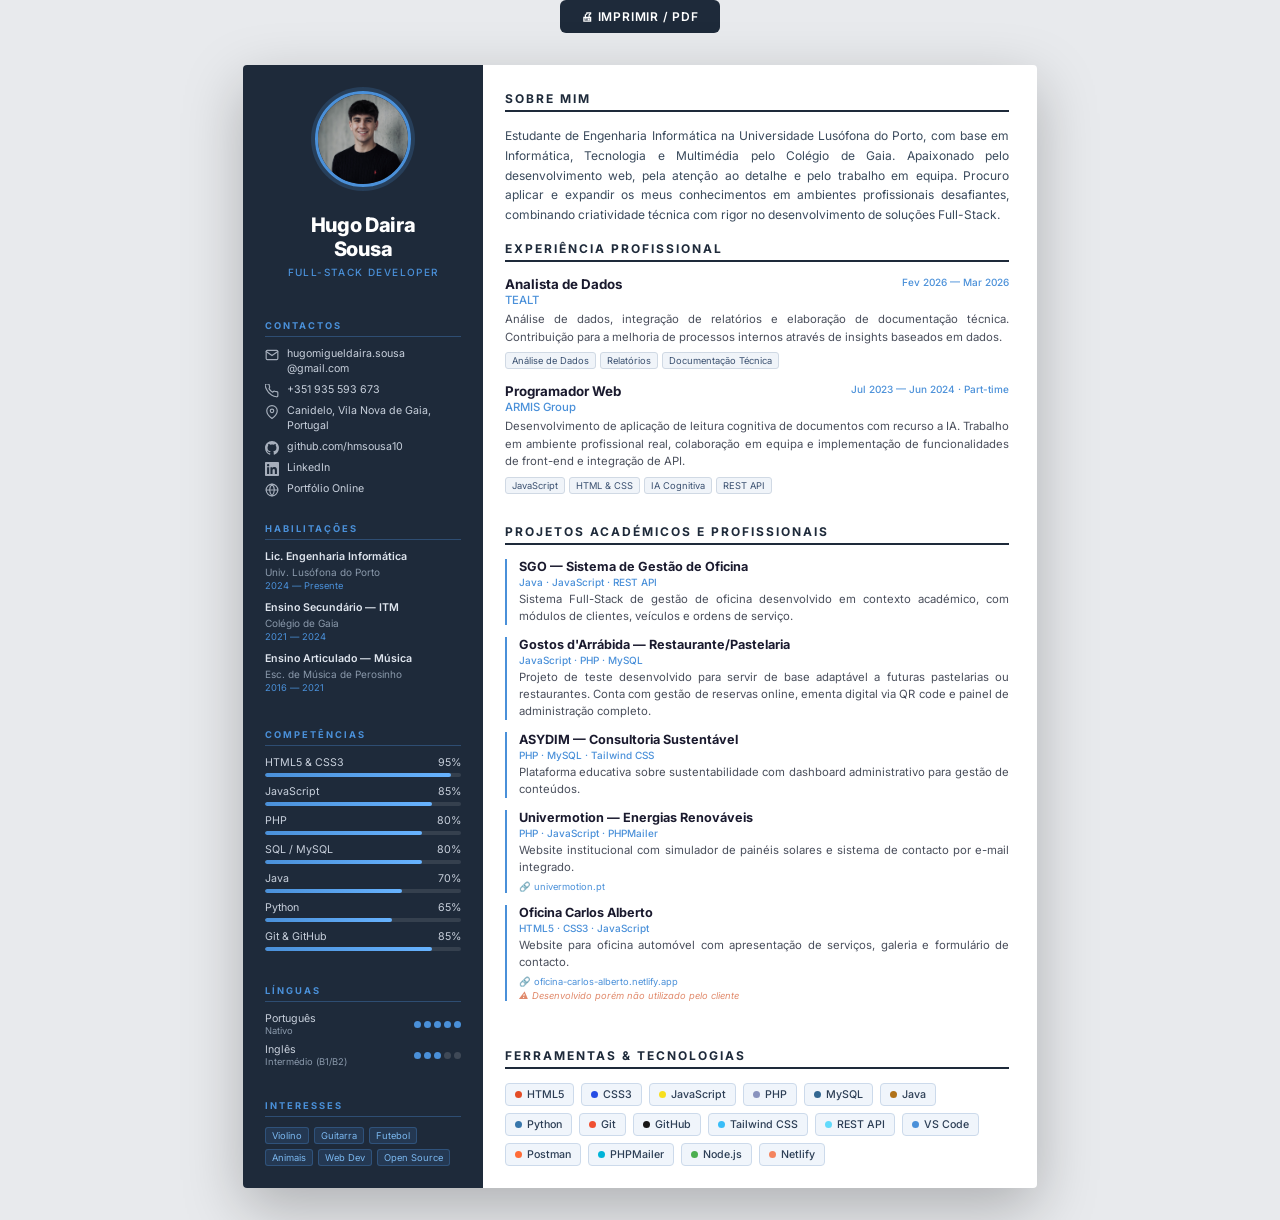
<file: csv/csv.html>
<!DOCTYPE html>
<html lang="pt">
<head>
  <meta charset="UTF-8" />
  <meta name="viewport" content="width=device-width, initial-scale=1.0" />
  <title>Hugo Daira Sousa — Curriculum Vitae</title>
  <meta name="description" content="Curriculum Vitae de Hugo Daira Sousa — Full-Stack Developer & Estudante de Engenharia Informática." />
  <link rel="preconnect" href="https://fonts.googleapis.com" />
  <link rel="preconnect" href="https://fonts.gstatic.com" crossorigin />
  <link href="https://fonts.googleapis.com/css2?family=Inter:wght@300;400;500;600;700;800&display=swap" rel="stylesheet" />

  <style>
    /* ──────────────────────────────────────────────
       RESET & BASE
    ────────────────────────────────────────────── */
    *, *::before, *::after { box-sizing: border-box; margin: 0; padding: 0; }

    html, body {
      font-family: 'Inter', sans-serif;
      font-size: 10.5pt;
      background: #e8eaed;
      color: #1a1a2e;
      -webkit-print-color-adjust: exact;
      print-color-adjust: exact;
    }

    /* ── project link ── */
    .project-link {
      display: inline-block;
      font-size: 7pt;
      color: #4a90d9;
      text-decoration: none;
      margin-top: 3px;
      word-break: break-all;
    }
    .project-link:hover { text-decoration: underline; }
    .project-note {
      font-size: 7pt;
      color: #e0896a;
      font-style: italic;
      margin-top: 2px;
    }

    /* ──────────────────────────────────────────────
       PAGE WRAPPER  (A4 proportions, centred)
    ────────────────────────────────────────────── */
    .page {
      display: flex;
      width: 794px;          /* A4 @ 96dpi */
      min-height: 1123px;
      height: 1123px;
      margin: 32px auto;
      box-shadow: 0 20px 60px rgba(0,0,0,.25);
      border-radius: 4px;
      overflow: hidden;
      background: #fff;
    }

    /* ──────────────────────────────────────────────
       LEFT SIDEBAR
    ────────────────────────────────────────────── */
    .sidebar {
      width: 240px;
      flex-shrink: 0;
      background: #1e2a3a;
      color: #e8ecf0;
      display: flex;
      flex-direction: column;
      justify-content: space-between;
      padding: 26px 22px 22px;
      gap: 0;
    }

    /* ── Profile photo ── */
    .profile-photo-wrap {
      display: flex;
      justify-content: center;
      margin-bottom: 14px;
    }
    .profile-photo {
      width: 96px;
      height: 96px;
      border-radius: 50%;
      object-fit: cover;
      border: 3px solid #4a90d9;
      box-shadow: 0 0 0 4px rgba(74,144,217,.2);
    }

    /* ── Name block (sidebar top) ── */
    .sidebar-name {
      text-align: center;
      margin-bottom: 16px;
    }
    .sidebar-name h1 {
      font-size: 15pt;
      font-weight: 800;
      color: #ffffff;
      line-height: 1.2;
      letter-spacing: -.3px;
    }
    .sidebar-name .role {
      font-size: 7.5pt;
      font-weight: 500;
      letter-spacing: 1.4px;
      text-transform: uppercase;
      color: #4a90d9;
      margin-top: 5px;
    }

    /* ── Section heading (sidebar) ── */
    .sb-section {
      margin-top: 14px;
    }
    .sb-section:first-child { margin-top: 0; }

    .sb-heading {
      font-size: 7pt;
      font-weight: 700;
      letter-spacing: 2px;
      text-transform: uppercase;
      color: #4a90d9;
      border-bottom: 1px solid rgba(74,144,217,.35);
      padding-bottom: 5px;
      margin-bottom: 10px;
    }

    /* ── Contact list ── */
    .contact-list { list-style: none; display: flex; flex-direction: column; gap: 6px; }
    .contact-list li {
      display: flex;
      align-items: flex-start;
      gap: 8px;
      font-size: 8pt;
      line-height: 1.4;
      color: #c8d0dc;
    }
    .contact-list li .icon {
      width: 14px;
      flex-shrink: 0;
      margin-top: 1px;
      opacity: .8;
    }
    .contact-list a { color: #c8d0dc; text-decoration: none; }
    .contact-list a:hover { color: #4a90d9; }

    /* ── Skill bars ── */
    .skill-item { margin-bottom: 8px; }
    .skill-label {
      display: flex;
      justify-content: space-between;
      font-size: 8pt;
      color: #c8d0dc;
      margin-bottom: 4px;
    }
    .skill-bar {
      height: 4px;
      background: rgba(255,255,255,.1);
      border-radius: 99px;
      overflow: hidden;
    }
    .skill-fill {
      height: 100%;
      background: linear-gradient(90deg, #4a90d9, #67b3ff);
      border-radius: 99px;
    }

    /* ── Language dots ── */
    .lang-item {
      display: flex;
      justify-content: space-between;
      align-items: center;
      margin-bottom: 7px;
    }
    .lang-name { font-size: 8pt; color: #c8d0dc; }
    .lang-level { font-size: 7pt; color: #8a99ab; }
    .lang-dots { display: flex; gap: 3px; margin-top: 2px; }
    .dot {
      width: 7px; height: 7px;
      border-radius: 50%;
      background: rgba(255,255,255,.15);
    }
    .dot.filled { background: #4a90d9; }

    /* ── Edu sidebar entry ── */
    .edu-item { margin-bottom: 10px; }
    .edu-degree {
      font-size: 8pt;
      font-weight: 600;
      color: #e0e6ef;
      line-height: 1.3;
    }
    .edu-school {
      font-size: 7.5pt;
      color: #8a99ab;
      margin-top: 2px;
    }
    .edu-year {
      font-size: 7pt;
      color: #4a90d9;
      margin-top: 2px;
    }

    /* ── Interests ── */
    .tags { display: flex; flex-wrap: wrap; gap: 5px; margin-top: 2px; }
    .tag {
      font-size: 7pt;
      background: rgba(74,144,217,.15);
      color: #7bb8f0;
      border: 1px solid rgba(74,144,217,.3);
      border-radius: 3px;
      padding: 2px 6px;
    }

    /* ──────────────────────────────────────────────
       MAIN CONTENT
    ────────────────────────────────────────────── */
    .main {
      flex: 1;
      padding: 26px 28px 22px 22px;
      display: flex;
      flex-direction: column;
      gap: 0;
    }

    /* ── Main section wrapper ── */
    .section { margin-bottom: 16px; }

    /* ── Tools grid ── */
    .tools-grid {
      display: flex;
      flex-wrap: wrap;
      gap: 7px;
    }
    .tool-badge {
      display: flex;
      align-items: center;
      gap: 5px;
      font-size: 8pt;
      font-weight: 500;
      color: #2c3e55;
      background: #f0f5fb;
      border: 1px solid #ccdaeb;
      border-radius: 4px;
      padding: 4px 9px;
    }
    .tool-badge .dot-c {
      width: 7px;
      height: 7px;
      border-radius: 50%;
      flex-shrink: 0;
    }

    /* ── Main section heading ── */
    .section-heading {
      font-size: 9pt;
      font-weight: 700;
      letter-spacing: 2px;
      text-transform: uppercase;
      color: #1e2a3a;
      border-bottom: 2px solid #1e2a3a;
      padding-bottom: 4px;
      margin-bottom: 14px;
    }

    /* ── Summary paragraph ── */
    .summary-text {
      font-size: 9pt;
      line-height: 1.65;
      color: #3a4a5c;
      text-align: justify;
    }

    /* ── Experience entry ── */
    .entry { margin-bottom: 14px; }
    .entry-header {
      display: flex;
      justify-content: space-between;
      align-items: flex-start;
    }
    .entry-title {
      font-size: 10pt;
      font-weight: 700;
      color: #1a1a2e;
    }
    .entry-period {
      font-size: 7.5pt;
      font-weight: 500;
      color: #4a90d9;
      white-space: nowrap;
      margin-left: 8px;
    }
    .entry-company {
      font-size: 8.5pt;
      font-weight: 500;
      color: #4a90d9;
      margin-top: 1px;
    }
    .entry-desc {
      font-size: 8.5pt;
      color: #4a4f5c;
      line-height: 1.55;
      margin-top: 4px;
      text-align: justify;
    }
    .entry-tags { margin-top: 6px; display: flex; flex-wrap: wrap; gap: 4px; }
    .entry-tag {
      font-size: 7pt;
      background: #f0f4f9;
      border: 1px solid #d0d9e4;
      color: #3a5070;
      border-radius: 3px;
      padding: 2px 6px;
    }

    /* ── Project entry ── */
    .project-entry { margin-bottom: 12px; padding-left: 12px; border-left: 2px solid #4a90d9; }
    .project-name {
      font-size: 9.5pt;
      font-weight: 700;
      color: #1a1a2e;
    }
    .project-tech {
      font-size: 7.5pt;
      color: #4a90d9;
      font-weight: 500;
      margin-top: 2px;
    }
    .project-desc {
      font-size: 8.5pt;
      color: #4a4f5c;
      line-height: 1.5;
      margin-top: 3px;
      text-align: justify;
    }

    /* ──────────────────────────────────────────────
       PRINT — scale the screen layout into A4
    ────────────────────────────────────────────── */
    @page {
      size: A4 portrait;
      margin: 0;
    }
    @media print {
      html, body {
        background: white;
        margin: 0;
        padding: 0;
      }
      .page {
        margin: 0;
        box-shadow: none;
        border-radius: 0;
        /* 1123 / 1123 = 1.0 — content now fits exactly */
        transform-origin: top left;
        transform: scale(1);
        overflow: hidden;
        page-break-after: avoid;
        page-break-inside: avoid;
      }
    }

    /* ──────────────────────────────────────────────
       PRINT BUTTON (hidden on print)
    ────────────────────────────────────────────── */
    .print-btn {
      display: block;
      width: 160px;
      margin: 0 auto 18px;
      padding: 9px 0;
      background: #1e2a3a;
      color: #fff;
      border: none;
      border-radius: 6px;
      font-family: 'Inter', sans-serif;
      font-size: 9pt;
      font-weight: 600;
      letter-spacing: .8px;
      cursor: pointer;
      text-align: center;
      text-transform: uppercase;
      transition: background .2s;
    }
    .print-btn:hover { background: #2c3e55; }
    @media print { .print-btn { display: none; } }
  </style>
</head>
<body>

  <button class="print-btn" onclick="window.print()">🖨 Imprimir / PDF</button>

  <div class="page">

    <!-- ══════════════════ SIDEBAR ══════════════════ -->
    <aside class="sidebar">

      <!-- Photo -->
      <div class="profile-photo-wrap">
        <img class="profile-photo" src="../assets/hugo-profile.jpg" alt="Foto de perfil de Hugo Daira Sousa" />
      </div>

      <!-- Name -->
      <div class="sidebar-name">
        <h1>Hugo Daira<br>Sousa</h1>
        <div class="role">Full-Stack Developer</div>
      </div>

      <!-- Contactos -->
      <div class="sb-section">
        <div class="sb-heading">Contactos</div>
        <ul class="contact-list">
          <li>
            <svg class="icon" viewBox="0 0 24 24" fill="none" stroke="currentColor" stroke-width="2" stroke-linecap="round" stroke-linejoin="round"><path d="M4 4h16c1.1 0 2 .9 2 2v12c0 1.1-.9 2-2 2H4c-1.1 0-2-.9-2-2V6c0-1.1.9-2 2-2z"/><polyline points="22,6 12,13 2,6"/></svg>
            <a href="mailto:hugomigueldaira.sousa@gmail.com">hugomigueldaira.sousa<br>@gmail.com</a>
          </li>
          <li>
            <svg class="icon" viewBox="0 0 24 24" fill="none" stroke="currentColor" stroke-width="2" stroke-linecap="round" stroke-linejoin="round"><path d="M22 16.92v3a2 2 0 01-2.18 2 19.79 19.79 0 01-8.63-3.07A19.5 19.5 0 013.07 9.81 19.79 19.79 0 01.22 1.18 2 2 0 012.18 0h3a2 2 0 012 1.72 12.84 12.84 0 00.7 2.81 2 2 0 01-.45 2.11L6.91 7.91a16 16 0 006.18 6.18l1.27-1.27a2 2 0 012.11-.45 12.84 12.84 0 002.81.7A2 2 0 0122 14.92z"/></svg>
            +351 935 593 673
          </li>
          <li>
            <svg class="icon" viewBox="0 0 24 24" fill="none" stroke="currentColor" stroke-width="2" stroke-linecap="round" stroke-linejoin="round"><path d="M21 10c0 7-9 13-9 13s-9-6-9-13a9 9 0 0118 0z"/><circle cx="12" cy="10" r="3"/></svg>
            Canidelo, Vila Nova de Gaia, Portugal
          </li>
          <li>
            <svg class="icon" viewBox="0 0 24 24" fill="currentColor"><path d="M12 0C5.37 0 0 5.37 0 12c0 5.3 3.44 9.8 8.2 11.38.6.1.82-.26.82-.58 0-.28-.01-1.02-.01-2-3.34.72-4.04-1.61-4.04-1.61-.54-1.37-1.33-1.73-1.33-1.73-1.09-.74.08-.73.08-.73 1.2.08 1.83 1.24 1.83 1.24 1.07 1.83 2.8 1.3 3.48.99.11-.78.42-1.3.76-1.6-2.67-.3-5.47-1.33-5.47-5.93 0-1.31.47-2.38 1.24-3.22-.12-.3-.54-1.52.12-3.18 0 0 1.01-.32 3.3 1.23a11.5 11.5 0 013-.4c1.02.005 2.04.14 3 .4 2.28-1.55 3.29-1.23 3.29-1.23.66 1.66.24 2.88.12 3.18.77.84 1.24 1.91 1.24 3.22 0 4.61-2.81 5.63-5.48 5.92.43.37.81 1.1.81 2.22 0 1.6-.01 2.9-.01 3.29 0 .32.21.69.82.57C20.56 21.79 24 17.3 24 12c0-6.63-5.37-12-12-12z"/></svg>
            <a href="https://github.com/hmsousa10" target="_blank">github.com/hmsousa10</a>
          </li>
          <li>
            <svg class="icon" viewBox="0 0 24 24" fill="currentColor"><path d="M20.447 20.452h-3.554v-5.569c0-1.328-.027-3.037-1.852-3.037-1.853 0-2.136 1.445-2.136 2.939v5.667H9.351V9h3.414v1.561h.046c.477-.9 1.637-1.85 3.37-1.85 3.601 0 4.267 2.37 4.267 5.455v6.286zM5.337 7.433a2.062 2.062 0 01-2.063-2.065 2.064 2.064 0 112.063 2.065zm1.782 13.019H3.555V9h3.564v11.452zM22.225 0H1.771C.792 0 0 .774 0 1.729v20.542C0 23.227.792 24 1.771 24h20.451C23.2 24 24 23.227 24 22.271V1.729C24 .774 23.2 0 22.222 0h.003z"/></svg>
            <a href="https://linkedin.com/in/hugo-miguel-daira-sousa-99815a266/" target="_blank">LinkedIn</a>
          </li>
          <li>
            <svg class="icon" viewBox="0 0 24 24" fill="none" stroke="currentColor" stroke-width="2" stroke-linecap="round" stroke-linejoin="round"><circle cx="12" cy="12" r="10"/><line x1="2" y1="12" x2="22" y2="12"/><path d="M12 2a15.3 15.3 0 014 10 15.3 15.3 0 01-4 10 15.3 15.3 0 01-4-10 15.3 15.3 0 014-10z"/></svg>
            <a href="https://hugo-daira-sousa-portefolio.netlify.app/" target="_blank">Portfólio Online</a>
          </li>
        </ul>
      </div>

      <!-- Habilitações -->
      <div class="sb-section">
        <div class="sb-heading">Habilitações</div>
        <div class="edu-item">
          <div class="edu-degree">Lic. Engenharia Informática</div>
          <div class="edu-school">Univ. Lusófona do Porto</div>
          <div class="edu-year">2024 — Presente</div>
        </div>
        <div class="edu-item">
          <div class="edu-degree">Ensino Secundário — ITM</div>
          <div class="edu-school">Colégio de Gaia</div>
          <div class="edu-year">2021 — 2024</div>
        </div>
        <div class="edu-item">
          <div class="edu-degree">Ensino Articulado — Música</div>
          <div class="edu-school">Esc. de Música de Perosinho</div>
          <div class="edu-year">2016 — 2021</div>
        </div>
      </div>

      <!-- Competências -->
      <div class="sb-section">
        <div class="sb-heading">Competências</div>
        <div class="skill-item">
          <div class="skill-label"><span>HTML5 &amp; CSS3</span><span>95%</span></div>
          <div class="skill-bar"><div class="skill-fill" style="width:95%"></div></div>
        </div>
        <div class="skill-item">
          <div class="skill-label"><span>JavaScript</span><span>85%</span></div>
          <div class="skill-bar"><div class="skill-fill" style="width:85%"></div></div>
        </div>
        <div class="skill-item">
          <div class="skill-label"><span>PHP</span><span>80%</span></div>
          <div class="skill-bar"><div class="skill-fill" style="width:80%"></div></div>
        </div>
        <div class="skill-item">
          <div class="skill-label"><span>SQL / MySQL</span><span>80%</span></div>
          <div class="skill-bar"><div class="skill-fill" style="width:80%"></div></div>
        </div>
        <div class="skill-item">
          <div class="skill-label"><span>Java</span><span>70%</span></div>
          <div class="skill-bar"><div class="skill-fill" style="width:70%"></div></div>
        </div>
        <div class="skill-item">
          <div class="skill-label"><span>Python</span><span>65%</span></div>
          <div class="skill-bar"><div class="skill-fill" style="width:65%"></div></div>
        </div>
        <div class="skill-item">
          <div class="skill-label"><span>Git &amp; GitHub</span><span>85%</span></div>
          <div class="skill-bar"><div class="skill-fill" style="width:85%"></div></div>
        </div>
      </div>

      <!-- Línguas -->
      <div class="sb-section">
        <div class="sb-heading">Línguas</div>
        <div class="lang-item">
          <div>
            <div class="lang-name">Português</div>
            <div class="lang-level">Nativo</div>
          </div>
          <div class="lang-dots">
            <div class="dot filled"></div><div class="dot filled"></div><div class="dot filled"></div><div class="dot filled"></div><div class="dot filled"></div>
          </div>
        </div>
        <div class="lang-item">
          <div>
            <div class="lang-name">Inglês</div>
            <div class="lang-level">Intermédio (B1/B2)</div>
          </div>
          <div class="lang-dots">
            <div class="dot filled"></div><div class="dot filled"></div><div class="dot filled"></div><div class="dot"></div><div class="dot"></div>
          </div>
        </div>
      </div>

      <!-- Interesses -->
      <div class="sb-section">
        <div class="sb-heading">Interesses</div>
        <div class="tags">
          <span class="tag">Violino</span>
          <span class="tag">Guitarra</span>
          <span class="tag">Futebol</span>
          <span class="tag">Animais</span>
          <span class="tag">Web Dev</span>
          <span class="tag">Open Source</span>
        </div>
      </div>

    </aside>

    <!-- ══════════════════ MAIN ══════════════════ -->
    <main class="main">

      <!-- Sobre Mim -->
      <section class="section">
        <div class="section-heading">Sobre Mim</div>
        <p class="summary-text">
          Estudante de Engenharia Informática na Universidade Lusófona do Porto, com base em Informática, Tecnologia e Multimédia pelo Colégio de Gaia. Apaixonado pelo desenvolvimento web, pela atenção ao detalhe e pelo trabalho em equipa. Procuro aplicar e expandir os meus conhecimentos em ambientes profissionais desafiantes, combinando criatividade técnica com rigor no desenvolvimento de soluções Full-Stack.
        </p>
      </section>

      <!-- Experiência -->
      <section class="section">
        <div class="section-heading">Experiência Profissional</div>

        <div class="entry">
          <div class="entry-header">
            <div class="entry-title">Analista de Dados</div>
            <div class="entry-period">Fev 2026 — Mar 2026</div>
          </div>
          <div class="entry-company">TEALT</div>
          <div class="entry-desc">
            Análise de dados, integração de relatórios e elaboração de documentação técnica. Contribuição para a melhoria de processos internos através de insights baseados em dados.
          </div>
          <div class="entry-tags">
            <span class="entry-tag">Análise de Dados</span>
            <span class="entry-tag">Relatórios</span>
            <span class="entry-tag">Documentação Técnica</span>
          </div>
        </div>

        <div class="entry">
          <div class="entry-header">
            <div class="entry-title">Programador Web</div>
            <div class="entry-period">Jul 2023 — Jun 2024 · Part-time</div>
          </div>
          <div class="entry-company">ARMIS Group</div>
          <div class="entry-desc">
            Desenvolvimento de aplicação de leitura cognitiva de documentos com recurso a IA. Trabalho em ambiente profissional real, colaboração em equipa e implementação de funcionalidades de front-end e integração de API.
          </div>
          <div class="entry-tags">
            <span class="entry-tag">JavaScript</span>
            <span class="entry-tag">HTML &amp; CSS</span>
            <span class="entry-tag">IA Cognitiva</span>
            <span class="entry-tag">REST API</span>
          </div>
        </div>
      </section>

      <!-- Projetos -->
      <section class="section" style="flex:1;display:flex;flex-direction:column;">
        <div class="section-heading">Projetos Académicos e Profissionais</div>

        <div class="project-entry">
          <div class="project-name">SGO — Sistema de Gestão de Oficina</div>
          <div class="project-tech">Java · JavaScript · REST API</div>
          <div class="project-desc">Sistema Full-Stack de gestão de oficina desenvolvido em contexto académico, com módulos de clientes, veículos e ordens de serviço.</div>
        </div>

        <div class="project-entry">
          <div class="project-name">Gostos d'Arrábida — Restaurante/Pastelaria</div>
          <div class="project-tech">JavaScript · PHP · MySQL</div>
          <div class="project-desc">Projeto de teste desenvolvido para servir de base adaptável a futuras pastelarias ou restaurantes. Conta com gestão de reservas online, ementa digital via QR code e painel de administração completo.</div>
        </div>

        <div class="project-entry">
          <div class="project-name">ASYDIM — Consultoria Sustentável</div>
          <div class="project-tech">PHP · MySQL · Tailwind CSS</div>
          <div class="project-desc">Plataforma educativa sobre sustentabilidade com dashboard administrativo para gestão de conteúdos.</div>
        </div>

        <div class="project-entry">
          <div class="project-name">Univermotion — Energias Renováveis</div>
          <div class="project-tech">PHP · JavaScript · PHPMailer</div>
          <div class="project-desc">Website institucional com simulador de painéis solares e sistema de contacto por e-mail integrado.</div>
          <a class="project-link" href="https://univermotion.pt/" target="_blank">🔗 univermotion.pt</a>
        </div>

        <div class="project-entry">
          <div class="project-name">Oficina Carlos Alberto</div>
          <div class="project-tech">HTML5 · CSS3 · JavaScript</div>
          <div class="project-desc">Website para oficina automóvel com apresentação de serviços, galeria e formulário de contacto.</div>
          <a class="project-link" href="https://oficina-carlos-alberto.netlify.app/" target="_blank">🔗 oficina-carlos-alberto.netlify.app</a>
          <div class="project-note">⚠ Desenvolvido porém não utilizado pelo cliente</div>
        </div>
      </section>

      <!-- Ferramentas & Tecnologias -->
      <section class="section" style="margin-bottom:0;">
        <div class="section-heading">Ferramentas &amp; Tecnologias</div>
        <div class="tools-grid">
          <span class="tool-badge"><span class="dot-c" style="background:#e34c26"></span>HTML5</span>
          <span class="tool-badge"><span class="dot-c" style="background:#264de4"></span>CSS3</span>
          <span class="tool-badge"><span class="dot-c" style="background:#f7df1e"></span>JavaScript</span>
          <span class="tool-badge"><span class="dot-c" style="background:#8993be"></span>PHP</span>
          <span class="tool-badge"><span class="dot-c" style="background:#336791"></span>MySQL</span>
          <span class="tool-badge"><span class="dot-c" style="background:#b07219"></span>Java</span>
          <span class="tool-badge"><span class="dot-c" style="background:#3776ab"></span>Python</span>
          <span class="tool-badge"><span class="dot-c" style="background:#f05032"></span>Git</span>
          <span class="tool-badge"><span class="dot-c" style="background:#181717"></span>GitHub</span>
          <span class="tool-badge"><span class="dot-c" style="background:#38bdf8"></span>Tailwind CSS</span>
          <span class="tool-badge"><span class="dot-c" style="background:#61dafb"></span>REST API</span>
          <span class="tool-badge"><span class="dot-c" style="background:#4a90d9"></span>VS Code</span>
          <span class="tool-badge"><span class="dot-c" style="background:#ff6c37"></span>Postman</span>
          <span class="tool-badge"><span class="dot-c" style="background:#00b4d8"></span>PHPMailer</span>
          <span class="tool-badge"><span class="dot-c" style="background:#4caf50"></span>Node.js</span>
          <span class="tool-badge"><span class="dot-c" style="background:#f4845f"></span>Netlify</span>
        </div>
      </section>

    </main>
  </div>

</body>
</html>
</file>
